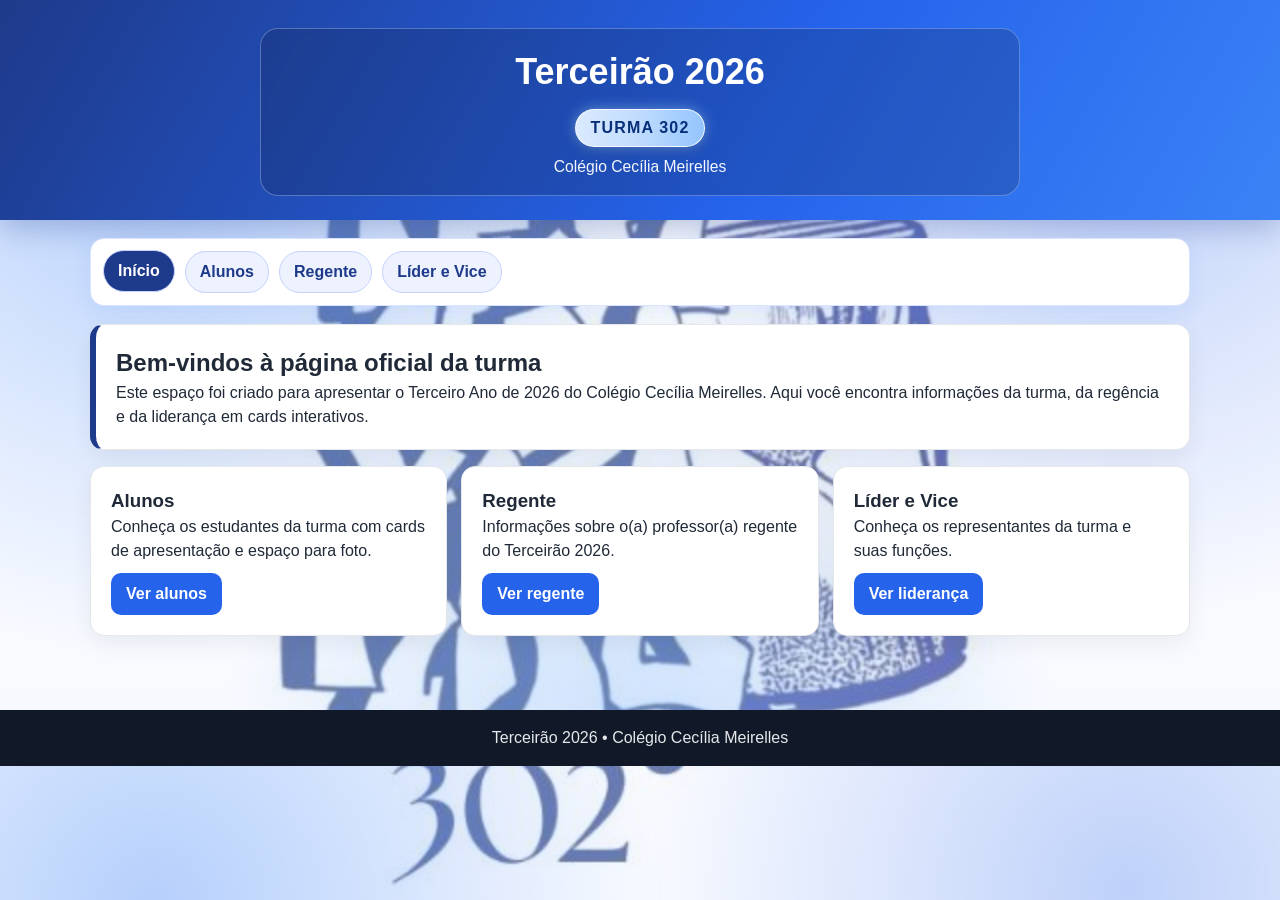
<file: index.html>
<!DOCTYPE html>
<html lang="pt-BR">

<head>
	<meta charset="UTF-8" />
	<meta name="viewport" content="width=device-width, initial-scale=1.0" />
	<title>Turma 302 | Terceirão 2026 | Colégio Cecília Meirelles</title>
	<link rel="stylesheet" href="style.css" />
</head>

<body>
	<header class="topo">
		<div class="container">
			<h1>Terceirão 2026</h1>
			<div class="selo-302">TURMA 302</div>
			<p>Colégio Cecília Meirelles</p>
		</div>
	</header>

	<nav class="menu container">
		<a class="ativo" href="index.html">Início</a>
		<a href="alunos.html">Alunos</a>
		<a href="regente.html">Regente</a>
		<a href="lideranca.html">Líder e Vice</a>
	</nav>

	<main class="container conteudo">
		<section class="bloco destaque">
			<h2>Bem-vindos à página oficial da turma</h2>
			<p>
				Este espaço foi criado para apresentar o Terceiro Ano de 2026 do Colégio Cecília Meirelles.
				Aqui você encontra informações da turma, da regência e da liderança em cards
				interativos.
			</p>
		</section>

		<section class="grid-resumo">
			<article class="bloco">
				<h3>Alunos</h3>
				<p>Conheça os estudantes da turma com cards de apresentação e espaço para foto.</p>
				<a class="botao" href="alunos.html">Ver alunos</a>
			</article>

			<article class="bloco">
				<h3>Regente</h3>
				<p>Informações sobre o(a) professor(a) regente do Terceirão 2026.</p>
				<a class="botao" href="regente.html">Ver regente</a>
			</article>

			<article class="bloco">
				<h3>Líder e Vice</h3>
				<p>Conheça os representantes da turma e suas funções.</p>
				<a class="botao" href="lideranca.html">Ver liderança</a>
			</article>
		</section>
	</main>

	<footer class="rodape">
		<div class="container">
			<p>Terceirão 2026 • Colégio Cecília Meirelles</p>
		</div>
	</footer>
</body>

</html>
</file>
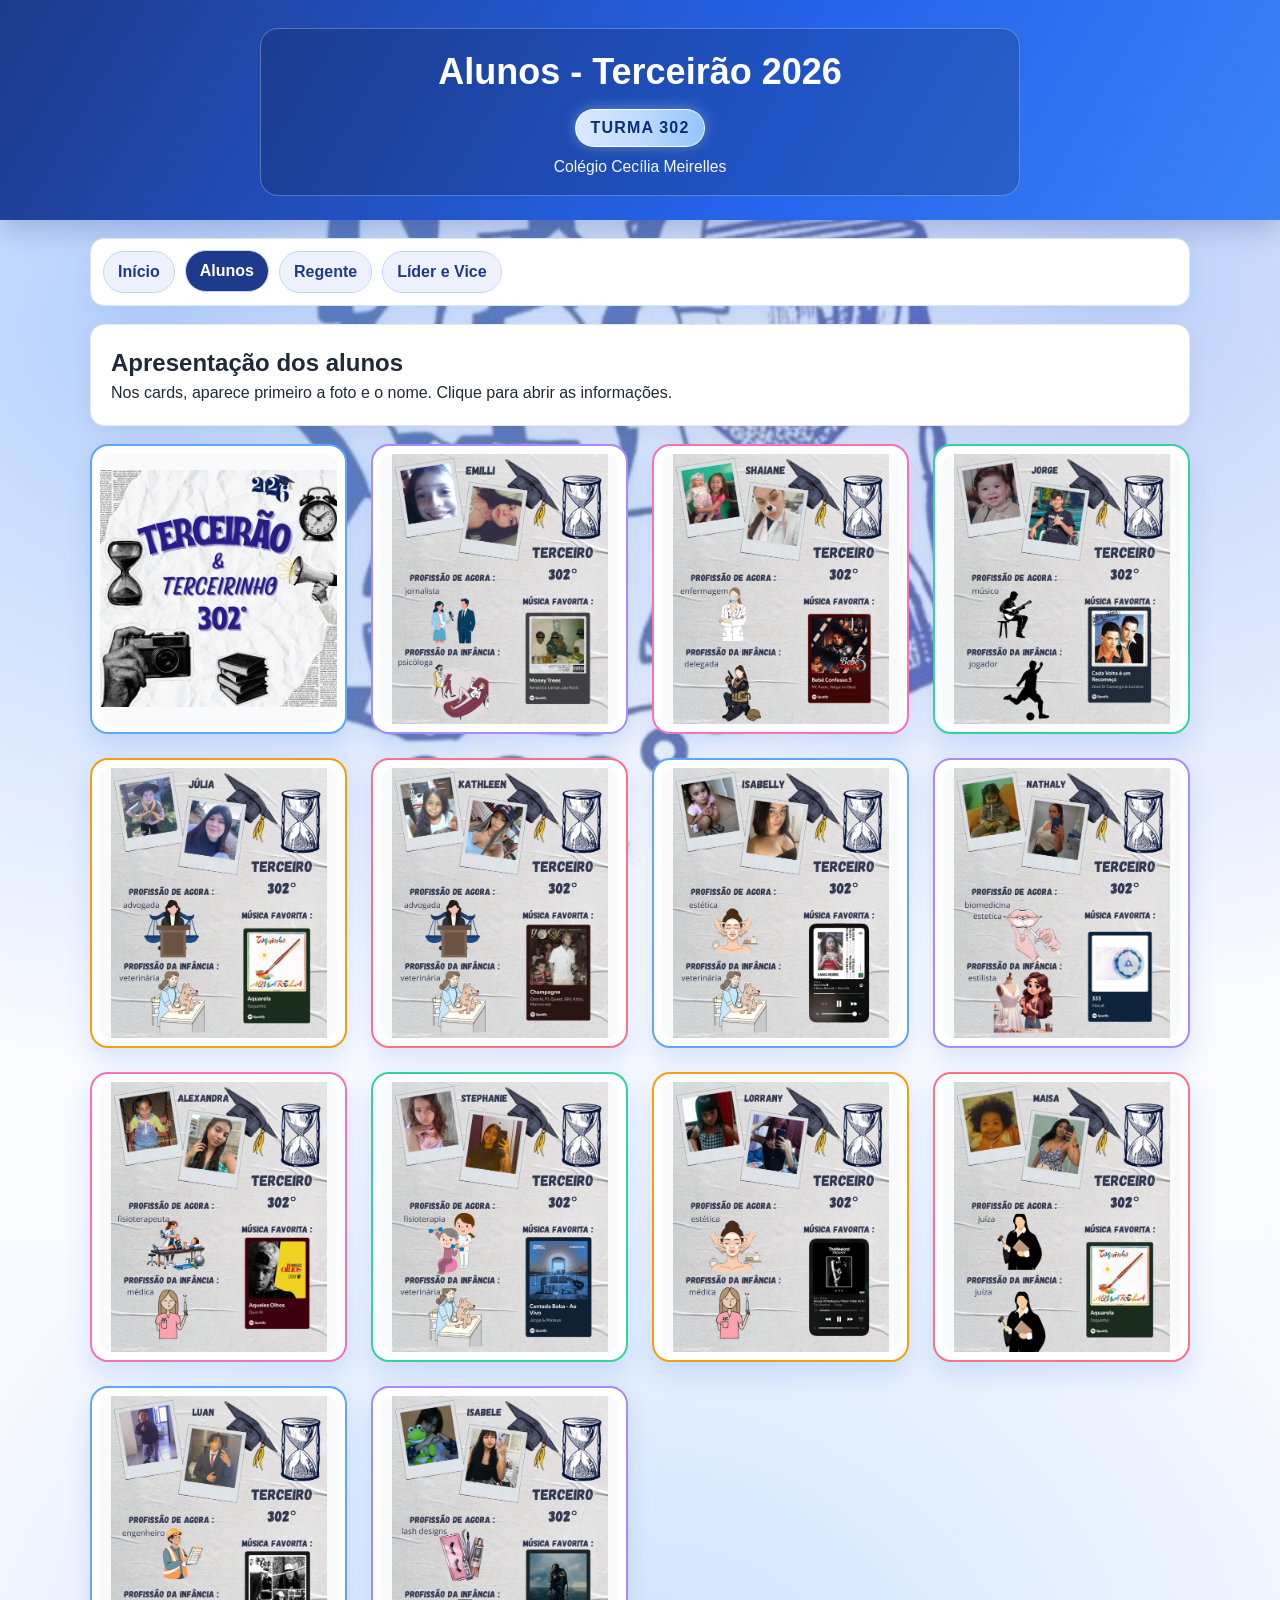
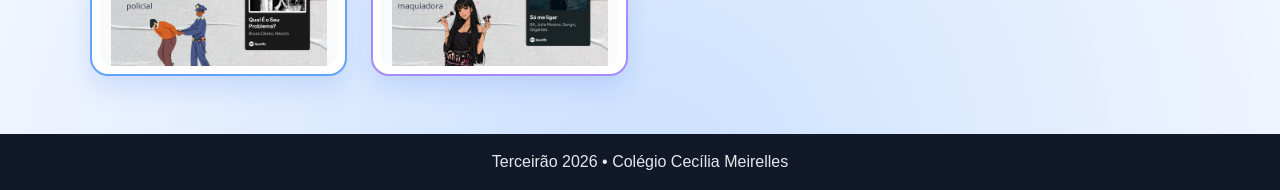
<file: alunos.html>
<!DOCTYPE html>
<html lang="pt-BR">

<head>
  <meta charset="UTF-8" />
  <meta name="viewport" content="width=device-width, initial-scale=1.0" />
  <title>Turma 302 | Alunos | Terceirão 2026</title>
  <link rel="stylesheet" href="style.css" />
</head>

<body class="pagina-alunos">
  <header class="topo">
    <div class="container">
      <h1>Alunos - Terceirão 2026</h1>
      <div class="selo-302">TURMA 302</div>
      <p>Colégio Cecília Meirelles</p>
    </div>
  </header>

  <nav class="menu container">
    <a href="index.html">Início</a>
    <a class="ativo" href="alunos.html">Alunos</a>
    <a href="regente.html">Regente</a>
    <a href="lideranca.html">Líder e Vice</a>
  </nav>

  <main class="container conteudo">
    <section class="titulo-pagina bloco">
      <h2>Apresentação dos alunos</h2>
      <p>Nos cards, aparece primeiro a foto e o nome. Clique para abrir as informações.</p>
    </section>

    <section class="cards-grid">
      <details class="card-pessoa">
        <summary>
          <div class="card-topo">
            <img src="img/WhatsApp Image 2026-02-24 at 21.07.13.jpeg" alt="Foto do aluno 1" />
            <div class="nome-faixa">
              <h3>Nome do Aluno 1</h3>
              <p>Clique para ver mais</p>
            </div>
          </div>
        </summary>
        <div class="card-info">
          <p>Escreva aqui a apresentação do aluno: perfil, gostos, metas e curiosidades.</p>
        </div>
      </details>

      <details class="card-pessoa">
        <summary>
          <div class="card-topo">
            <img src="img/WhatsApp Image 2026-02-24 at 21.07.14.jpeg" alt="Foto do aluno 2" />
            <div class="nome-faixa">
              <h3>Nome do Aluno 2</h3>
              <p>Clique para ver mais</p>
            </div>
          </div>
        </summary>
        <div class="card-info">
          <p>Escreva aqui a apresentação do aluno: perfil, gostos, metas e curiosidades.</p>
        </div>
      </details>

      <details class="card-pessoa">
        <summary>
          <div class="card-topo">
            <img src="img/WhatsApp Image 2026-02-24 at 21.07.14 (1).jpeg" alt="Foto do aluno 3" />
            <div class="nome-faixa">
              <h3>Nome do Aluno 3</h3>
              <p>Clique para ver mais</p>
            </div>
          </div>
        </summary>
        <div class="card-info">
          <p>Escreva aqui a apresentação do aluno: perfil, gostos, metas e curiosidades.</p>
        </div>
      </details>

      <details class="card-pessoa">
        <summary>
          <div class="card-topo">
            <img src="img/WhatsApp Image 2026-02-24 at 21.07.14 (2).jpeg" alt="Foto do aluno 4" />
            <div class="nome-faixa">
              <h3>Nome do Aluno 4</h3>
              <p>Clique para ver mais</p>
            </div>
          </div>
        </summary>
        <div class="card-info">
          <p>Escreva aqui a apresentação do aluno: perfil, gostos, metas e curiosidades.</p>
        </div>
      </details>

      <details class="card-pessoa">
        <summary>
          <div class="card-topo">
            <img src="img/WhatsApp Image 2026-02-24 at 21.07.15.jpeg" alt="Foto do aluno 5" />
            <div class="nome-faixa">
              <h3>Nome do Aluno 5</h3>
              <p>Clique para ver mais</p>
            </div>
          </div>
        </summary>
        <div class="card-info">
          <p>Escreva aqui a apresentação do aluno: perfil, gostos, metas e curiosidades.</p>
        </div>
      </details>

      <details class="card-pessoa">
        <summary>
          <div class="card-topo">
            <img src="img/WhatsApp Image 2026-02-24 at 21.07.15 (1).jpeg" alt="Foto do aluno 6" />
            <div class="nome-faixa">
              <h3>Nome do Aluno 6</h3>
              <p>Clique para ver mais</p>
            </div>
          </div>
        </summary>
        <div class="card-info">
          <p>Escreva aqui a apresentação do aluno: perfil, gostos, metas e curiosidades.</p>
        </div>
      </details>

      <details class="card-pessoa">
        <summary>
          <div class="card-topo">
            <img src="img/WhatsApp Image 2026-02-24 at 21.07.15 (2).jpeg" alt="Foto do aluno 7" />
            <div class="nome-faixa">
              <h3>Nome do Aluno 7</h3>
              <p>Clique para ver mais</p>
            </div>
          </div>
        </summary>
        <div class="card-info">
          <p>Escreva aqui a apresentação do aluno: perfil, gostos, metas e curiosidades.</p>
        </div>
      </details>

      <details class="card-pessoa">
        <summary>
          <div class="card-topo">
            <img src="img/WhatsApp Image 2026-02-24 at 21.07.16.jpeg" alt="Foto do aluno 8" />
            <div class="nome-faixa">
              <h3>Nome do Aluno 8</h3>
              <p>Clique para ver mais</p>
            </div>
          </div>
        </summary>
        <div class="card-info">
          <p>Escreva aqui a apresentação do aluno: perfil, gostos, metas e curiosidades.</p>
        </div>
      </details>

      <details class="card-pessoa">
        <summary>
          <div class="card-topo">
            <img src="img/WhatsApp Image 2026-02-24 at 21.07.16 (1).jpeg" alt="Foto do aluno 9" />
            <div class="nome-faixa">
              <h3>Nome do Aluno 9</h3>
              <p>Clique para ver mais</p>
            </div>
          </div>
        </summary>
        <div class="card-info">
          <p>Escreva aqui a apresentação do aluno: perfil, gostos, metas e curiosidades.</p>
        </div>
      </details>

      <details class="card-pessoa">
        <summary>
          <div class="card-topo">
            <img src="img/WhatsApp Image 2026-02-24 at 21.07.16 (2).jpeg" alt="Foto do aluno 10" />
            <div class="nome-faixa">
              <h3>Nome do Aluno 10</h3>
              <p>Clique para ver mais</p>
            </div>
          </div>
        </summary>
        <div class="card-info">
          <p>Escreva aqui a apresentação do aluno: perfil, gostos, metas e curiosidades.</p>
        </div>
      </details>

      <details class="card-pessoa">
        <summary>
          <div class="card-topo">
            <img src="img/WhatsApp Image 2026-02-24 at 21.07.16 (3).jpeg" alt="Foto do aluno 11" />
            <div class="nome-faixa">
              <h3>Nome do Aluno 11</h3>
              <p>Clique para ver mais</p>
            </div>
          </div>
        </summary>
        <div class="card-info">
          <p>Escreva aqui a apresentação do aluno: perfil, gostos, metas e curiosidades.</p>
        </div>
      </details>

      <details class="card-pessoa">
        <summary>
          <div class="card-topo">
            <img src="img/WhatsApp Image 2026-02-24 at 21.07.17.jpeg" alt="Foto do aluno 12" />
            <div class="nome-faixa">
              <h3>Nome do Aluno 12</h3>
              <p>Clique para ver mais</p>
            </div>
          </div>
        </summary>
        <div class="card-info">
          <p>Escreva aqui a apresentação do aluno: perfil, gostos, metas e curiosidades.</p>
        </div>
      </details>

      <details class="card-pessoa aluno-13">
        <summary>
          <div class="card-topo">
            <img src="img/WhatsApp Image 2026-02-24 at 21.07.17 (1).jpeg" alt="Foto do aluno 13" />
            <div class="nome-faixa">
              <h3>Nome do Aluno 13</h3>
              <p>Clique para ver mais</p>
            </div>
          </div>
        </summary>
        <div class="card-info">
          <p>Escreva aqui a apresentação do aluno: perfil, gostos, metas e curiosidades.</p>
        </div>
      </details>

      <details class="card-pessoa">
        <summary>
          <div class="card-topo">
            <img src="img/WhatsApp Image 2026-02-24 at 21.07.17 (2).jpeg" alt="Foto do aluno 14" />
            <div class="nome-faixa">
              <h3>Nome do Aluno 14</h3>
              <p>Clique para ver mais</p>
            </div>
          </div>
        </summary>
        <div class="card-info">
          <p>Escreva aqui a apresentação do aluno: perfil, gostos, metas e curiosidades.</p>
        </div>
      </details>
    </section>
  </main>

  <footer class="rodape">
    <div class="container">
      <p>Terceirão 2026 • Colégio Cecília Meirelles</p>
    </div>
  </footer>
</body>

</html>
</file>
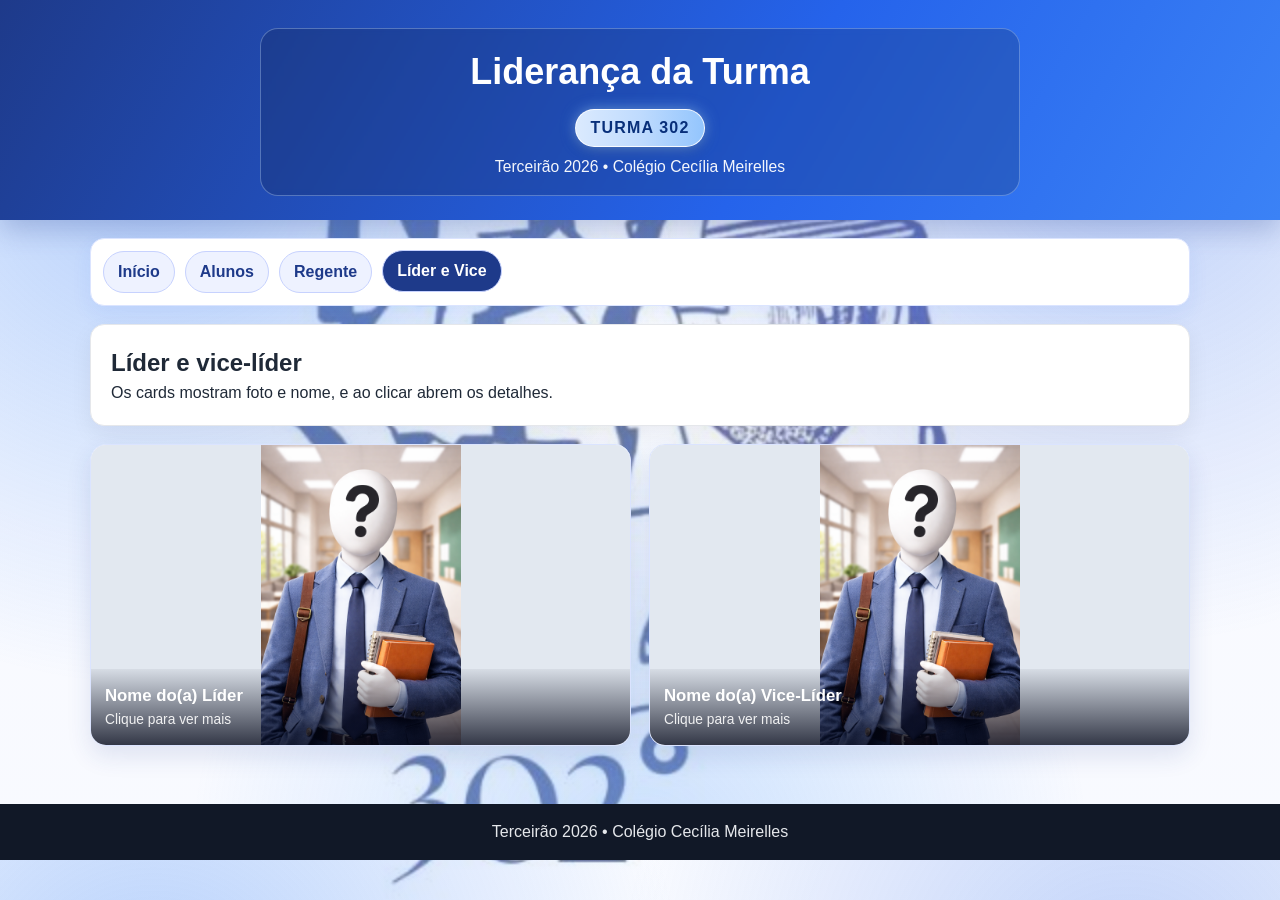
<file: lideranca.html>
<!DOCTYPE html>
<html lang="pt-BR">

<head>
  <meta charset="UTF-8" />
  <meta name="viewport" content="width=device-width, initial-scale=1.0" />
  <title>Turma 302 | Líder e Vice | Terceirão 2026</title>
  <link rel="stylesheet" href="style.css" />
</head>

<body>
  <header class="topo">
    <div class="container">
      <h1>Liderança da Turma</h1>
      <div class="selo-302">TURMA 302</div>
      <p>Terceirão 2026 • Colégio Cecília Meirelles</p>
    </div>
  </header>

  <nav class="menu container">
    <a href="index.html">Início</a>
    <a href="alunos.html">Alunos</a>
    <a href="regente.html">Regente</a>
    <a class="ativo" href="lideranca.html">Líder e Vice</a>
  </nav>

  <main class="container conteudo">
    <section class="titulo-pagina bloco">
      <h2>Líder e vice-líder</h2>
      <p>Os cards mostram foto e nome, e ao clicar abrem os detalhes.</p>
    </section>

    <section class="cards-grid">
      <details class="card-pessoa">
        <summary>
          <div class="card-topo">
            <img src="img/ChatGPT Image 2 de mar. de 2026, 17_51_13.png" alt="Foto do líder" />
            <div class="nome-faixa">
              <h3>Nome do(a) Líder</h3>
              <p>Clique para ver mais</p>
            </div>
          </div>
        </summary>
        <div class="card-info">
          <p>Descreva o papel do(a) líder, responsabilidades e contribuições para a turma.</p>
        </div>
      </details>

      <details class="card-pessoa">
        <summary>
          <div class="card-topo">
            <img src="img/ChatGPT Image 2 de mar. de 2026, 17_51_13.png" alt="Foto do vice-líder" />
            <div class="nome-faixa">
              <h3>Nome do(a) Vice-Líder</h3>
              <p>Clique para ver mais</p>
            </div>
          </div>
        </summary>
        <div class="card-info">
          <p>Descreva o apoio à liderança e como ajuda na organização da sala.</p>
        </div>
      </details>
    </section>
  </main>

  <footer class="rodape">
    <div class="container">
      <p>Terceirão 2026 • Colégio Cecília Meirelles</p>
    </div>
  </footer>
</body>

</html>
</file>
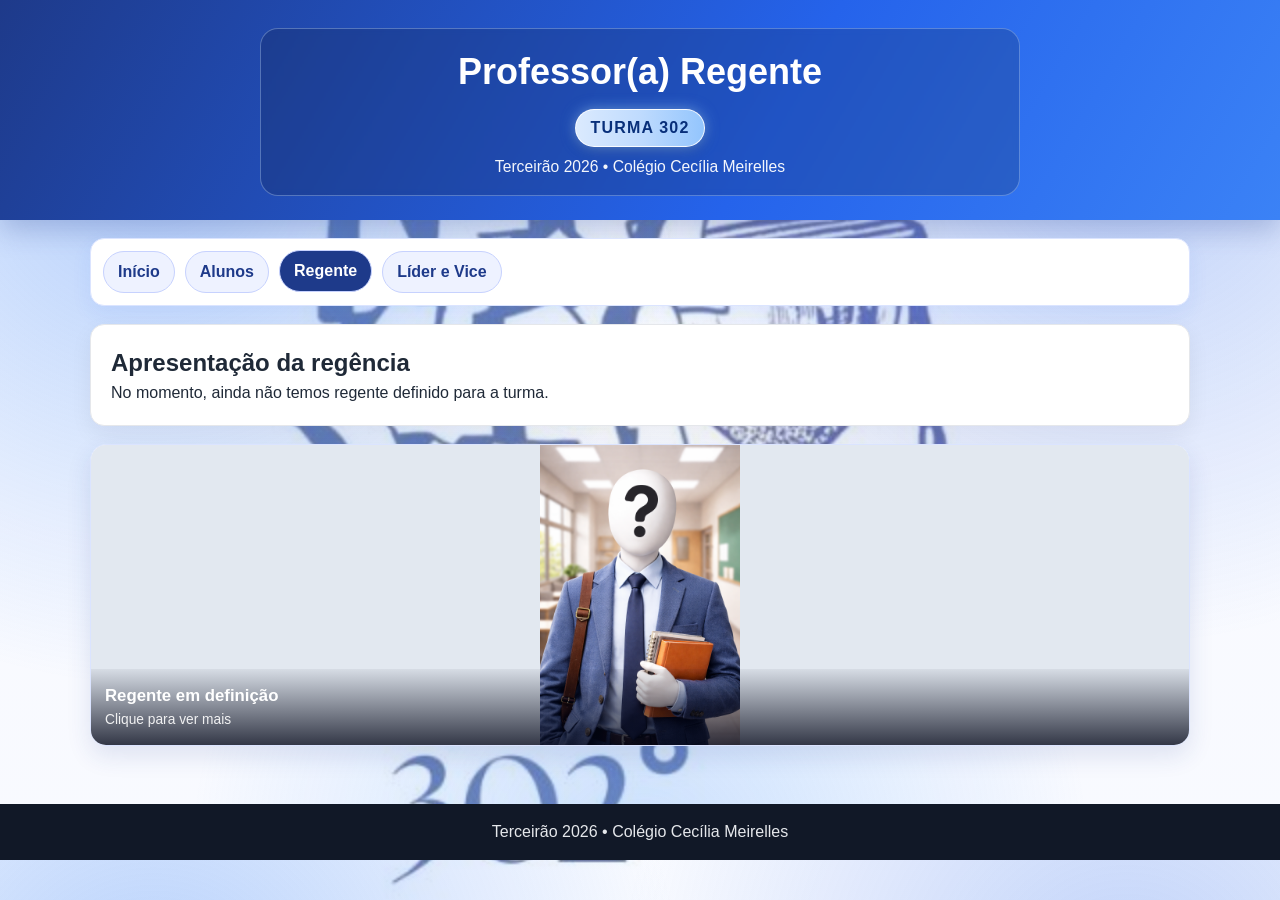
<file: regente.html>
<!DOCTYPE html>
<html lang="pt-BR">

<head>
  <meta charset="UTF-8" />
  <meta name="viewport" content="width=device-width, initial-scale=1.0" />
  <title>Turma 302 | Regente | Terceirão 2026</title>
  <link rel="stylesheet" href="style.css" />
</head>

<body>
  <header class="topo">
    <div class="container">
      <h1>Professor(a) Regente</h1>
      <div class="selo-302">TURMA 302</div>
      <p>Terceirão 2026 • Colégio Cecília Meirelles</p>
    </div>
  </header>

  <nav class="menu container">
    <a href="index.html">Início</a>
    <a href="alunos.html">Alunos</a>
    <a class="ativo" href="regente.html">Regente</a>
    <a href="lideranca.html">Líder e Vice</a>
  </nav>

  <main class="container conteudo">
    <section class="titulo-pagina bloco">
      <h2>Apresentação da regência</h2>
      <p>No momento, ainda não temos regente definido para a turma.</p>
    </section>

    <section class="cards-grid">
      <details class="card-pessoa">
        <summary>
          <div class="card-topo">
            <img src="img/ChatGPT Image 2 de mar. de 2026, 17_51_13.png"
              alt="Imagem do ChatGPT como regente simbólico" />
            <div class="nome-faixa">
              <h3>Regente em definição</h3>
              <p>Clique para ver mais</p>
            </div>
          </div>
        </summary>
        <div class="card-info">
          <p>A turma ainda não possui regente confirmado. Assim que for definido, esta seção será atualizada com foto e
            apresentação.</p>
        </div>
      </details>
    </section>
  </main>

  <footer class="rodape">
    <div class="container">
      <p>Terceirão 2026 • Colégio Cecília Meirelles</p>
    </div>
  </footer>
</body>

</html>
</file>
<file: style.css>
* {
  margin: 0;
  padding: 0;
  box-sizing: border-box;
}

body {
  font-family: "Segoe UI", Arial, sans-serif;
  color: #1f2937;
  background:
    radial-gradient(circle at 12% 18%, rgba(59, 130, 246, 0.36), transparent 40%),
    radial-gradient(circle at 88% 16%, rgba(37, 99, 235, 0.28), transparent 38%),
    radial-gradient(circle at 50% 100%, rgba(96, 165, 250, 0.3), transparent 42%),
    linear-gradient(rgba(244, 247, 255, 0.42), rgba(238, 242, 255, 0.42)),
    url("img/302.png") center / cover fixed no-repeat;
  line-height: 1.5;
}

.container {
  width: min(1100px, 92%);
  margin: 0 auto;
}

.topo {
  background: linear-gradient(120deg, #1e3a8a, #2563eb 60%, #3b82f6);
  color: #ffffff;
  padding: 28px 0 24px;
  text-align: center;
  box-shadow: 0 10px 26px rgba(30, 58, 138, 0.25);
}

.topo .container {
  max-width: 760px;
  padding: 16px 20px;
  border-radius: 18px;
  border: 1px solid rgba(191, 219, 254, 0.35);
  background: rgba(15, 23, 42, 0.2);
  backdrop-filter: blur(3px);
}

.topo h1 {
  font-size: clamp(1.75rem, 3.2vw, 2.25rem);
  margin-bottom: 2px;
}

.topo p {
  opacity: 0.95;
  font-size: 0.98rem;
}

.selo-302 {
  display: inline-flex;
  margin: 8px auto 8px;
  padding: 6px 14px;
  font-size: clamp(0.85rem, 2vw, 1rem);
  font-weight: 800;
  letter-spacing: 1.2px;
  color: #082f7a;
  background: linear-gradient(90deg, #dbeafe, #bfdbfe, #93c5fd);
  border: 1px solid rgba(255, 255, 255, 0.9);
  border-radius: 999px;
  box-shadow: 0 0 14px rgba(147, 197, 253, 0.6), 0 4px 12px rgba(2, 6, 23, 0.22);
}

.menu {
  display: flex;
  flex-wrap: wrap;
  gap: 10px;
  margin: 18px auto;
  padding: 12px;
  background: #ffffff;
  border: 1px solid #dbe4ff;
  border-radius: 14px;
  box-shadow: 0 8px 20px rgba(37, 99, 235, 0.08);
}

.menu a {
  text-decoration: none;
  color: #1e3a8a;
  border: 1px solid #c7d2fe;
  background: #eef2ff;
  padding: 8px 14px;
  border-radius: 999px;
  font-weight: 600;
  transition: all 0.2s ease;
}

.menu a:hover,
.menu a.ativo {
  background: #1e3a8a;
  color: #ffffff;
  transform: translateY(-1px);
}

.conteudo {
  padding-bottom: 28px;
}

.bloco {
  background: #ffffff;
  border: 1px solid #e5e7eb;
  border-radius: 14px;
  padding: 20px;
  margin-bottom: 16px;
  box-shadow: 0 8px 22px rgba(15, 23, 42, 0.06);
}

.destaque {
  border-left: 6px solid #1e3a8a;
}

.grid-resumo {
  display: grid;
  grid-template-columns: repeat(auto-fit, minmax(220px, 1fr));
  gap: 14px;
}

.botao {
  display: inline-block;
  margin-top: 10px;
  background: #2563eb;
  color: #ffffff;
  text-decoration: none;
  padding: 9px 15px;
  border-radius: 10px;
  font-weight: 700;
  transition: background 0.2s ease;
}

.botao:hover {
  background: #1d4ed8;
}

.titulo-pagina {
  margin-bottom: 18px;
}

.cards-grid {
  display: grid;
  grid-template-columns: repeat(auto-fit, minmax(240px, 1fr));
  gap: 18px;
}

.pagina-alunos .cards-grid {
  gap: 24px;
}

.card-pessoa {
  background: #ffffff;
  border: 1px solid #dbe4ff;
  border-radius: 16px;
  overflow: hidden;
  box-shadow: 0 10px 24px rgba(30, 58, 138, 0.12);
}

.card-pessoa summary {
  list-style: none;
  cursor: pointer;
  position: relative;
}

.card-pessoa summary::-webkit-details-marker {
  display: none;
}

.card-topo {
  position: relative;
  background: #e2e8f0;
}

.card-topo img {
  width: 100%;
  height: 300px;
  object-fit: contain;
  display: block;
}

.pagina-alunos .card-pessoa:not([open]) {
  padding: 8px;
  border: 2px solid var(--card-cor, #c7d2fe);
  border-radius: 18px;
  box-shadow: 0 12px 24px rgba(37, 99, 235, 0.14);
  transition: transform 0.25s ease, box-shadow 0.25s ease;
}

.pagina-alunos .card-pessoa:nth-child(6n + 1) {
  --card-cor: #60a5fa;
}

.pagina-alunos .card-pessoa:nth-child(6n + 2) {
  --card-cor: #a78bfa;
}

.pagina-alunos .card-pessoa:nth-child(6n + 3) {
  --card-cor: #f472b6;
}

.pagina-alunos .card-pessoa:nth-child(6n + 4) {
  --card-cor: #34d399;
}

.pagina-alunos .card-pessoa:nth-child(6n + 5) {
  --card-cor: #f59e0b;
}

.pagina-alunos .card-pessoa:nth-child(6n + 6) {
  --card-cor: #fb7185;
}

.pagina-alunos .card-pessoa:not([open]):hover {
  transform: translateY(-6px) scale(1.01);
  box-shadow: 0 18px 28px rgba(37, 99, 235, 0.2);
}

.pagina-alunos .card-pessoa:not([open]) .card-topo {
  border-radius: 12px;
  overflow: hidden;
  background: #f8fafc;
}

.pagina-alunos .card-pessoa:not([open]) .card-topo img {
  height: 270px;
}

.nome-faixa {
  position: absolute;
  left: 0;
  right: 0;
  bottom: 0;
  padding: 14px;
  color: #ffffff;
  background: linear-gradient(180deg, rgba(2, 6, 23, 0.05), rgba(2, 6, 23, 0.78));
}

.nome-faixa h3 {
  font-size: 1.05rem;
  margin-bottom: 2px;
}

.nome-faixa p {
  font-size: 0.86rem;
  opacity: 0.9;
}

.card-info {
  max-height: 0;
  overflow: hidden;
  opacity: 0;
  padding: 0 14px;
  color: #334155;
  transition: max-height 0.35s ease, opacity 0.25s ease, padding 0.25s ease;
}

.card-pessoa[open] .card-info {
  max-height: 240px;
  opacity: 1;
  padding: 14px;
}

.card-pessoa[open] {
  position: fixed;
  inset: 0;
  z-index: 999;
  margin: 0;
  border-radius: 0;
  box-shadow: 0 0 0 100vmax rgba(2, 6, 23, 0.78), 0 20px 50px rgba(2, 6, 23, 0.45);
  overflow: hidden;
}

.pagina-alunos .card-pessoa[open] {
  inset: 3vh 8vw;
  background: linear-gradient(160deg, #ffffff, #eef4ff);
  border: 3px solid var(--card-cor, #93c5fd);
  border-radius: 24px;
  box-shadow: 0 0 0 100vmax rgba(2, 6, 23, 0.8), 0 30px 60px rgba(30, 58, 138, 0.35);
  animation: abreCard 0.35s ease;
}

.pagina-alunos .card-pessoa[open] summary::after {
  content: "×";
  position: absolute;
  top: 14px;
  right: 14px;
  width: 42px;
  height: 42px;
  border-radius: 999px;
  display: flex;
  align-items: center;
  justify-content: center;
  font-size: 1.9rem;
  font-weight: 700;
  color: #ffffff;
  background: rgba(15, 23, 42, 0.68);
  border: 2px solid rgba(255, 255, 255, 0.35);
  pointer-events: none;
  z-index: 5;
}

.card-pessoa[open] summary {
  height: 72vh;
}

.pagina-alunos .card-pessoa[open] summary {
  height: 74vh;
}

.card-pessoa[open] .card-topo {
  height: 100%;
  background: #0f172a;
}

.pagina-alunos .card-pessoa[open] .card-topo {
  background: #0f172a;
  margin: 12px;
  border-radius: 16px;
  overflow: hidden;
}

.card-pessoa[open] .card-topo img {
  height: 100%;
  object-fit: contain;
  background: #0f172a;
}

.pagina-alunos .card-pessoa[open] .card-topo img {
  background: #0f172a;
}

.card-pessoa[open] .nome-faixa {
  padding-bottom: 18px;
}

.card-pessoa[open] .card-info {
  max-height: 28vh;
  overflow: auto;
  background: #ffffff;
}

.pagina-alunos .card-pessoa[open] .card-info {
  max-height: 23vh;
  margin: 0 12px 12px;
  border: 2px solid var(--card-cor, #bfdbfe);
  border-radius: 14px;
  background: #ffffff;
  box-shadow: inset 0 0 0 1px #dbeafe;
}

.pagina-alunos .card-pessoa[open] .card-info p {
  font-size: 1rem;
  line-height: 1.6;
}

@keyframes abreCard {
  from {
    transform: scale(0.95);
    opacity: 0;
  }

  to {
    transform: scale(1);
    opacity: 1;
  }
}

.pagina-alunos .nome-faixa {
  display: none;
}

body:has(.card-pessoa[open]) {
  overflow: hidden;
}

.pagina-alunos:has(.aluno-13[open]) {
  background: #020617;
  color: #e2e8f0;
}

.pagina-alunos:has(.aluno-13[open]) .topo,
.pagina-alunos:has(.aluno-13[open]) .menu,
.pagina-alunos:has(.aluno-13[open]) .bloco,
.pagina-alunos:has(.aluno-13[open]) .rodape {
  filter: brightness(0.5) saturate(0.8);
}

.pagina-alunos:has(.aluno-13[open]) .aluno-13 {
  background: linear-gradient(160deg, #0b1220, #111827);
  border-color: #334155;
  box-shadow: 0 0 0 100vmax rgba(0, 0, 0, 0.9), 0 32px 70px rgba(0, 0, 0, 0.65);
}

.pagina-alunos:has(.aluno-13[open]) .aluno-13 summary::after {
  background: rgba(0, 0, 0, 0.7);
  border-color: rgba(148, 163, 184, 0.55);
}

.pagina-alunos:has(.aluno-13[open]) .aluno-13 .card-topo,
.pagina-alunos:has(.aluno-13[open]) .aluno-13 .card-topo img {
  background: #020617;
}

.pagina-alunos:has(.aluno-13[open]) .aluno-13 .card-info {
  background: #0f172a;
  border-color: #334155;
  box-shadow: inset 0 0 0 1px #1e293b;
  color: #e2e8f0;
}

.card-pessoa[open] .nome-faixa p {
  opacity: 0.75;
}

.rodape {
  background: #111827;
  color: #e5e7eb;
  text-align: center;
  padding: 16px 0;
  margin-top: 30px;
}

@media (max-width: 600px) {
  .topo {
    padding: 20px 0 16px;
  }

  .topo .container {
    padding: 12px 14px;
    border-radius: 14px;
  }

  .selo-302 {
    padding: 5px 12px;
    font-size: 0.78rem;
  }

  .card-topo img {
    height: 240px;
  }

  .card-pessoa[open] {
    inset: 0;
  }

  .card-pessoa[open] summary {
    height: 65vh;
  }

  .pagina-alunos .card-pessoa[open] summary {
    height: 66vh;
  }

  .pagina-alunos .card-pessoa[open] {
    inset: 1.5vh 2.5vw;
    border-radius: 18px;
  }

  .pagina-alunos .card-pessoa[open] .card-info {
    max-height: 30vh;
  }
}
</file>
